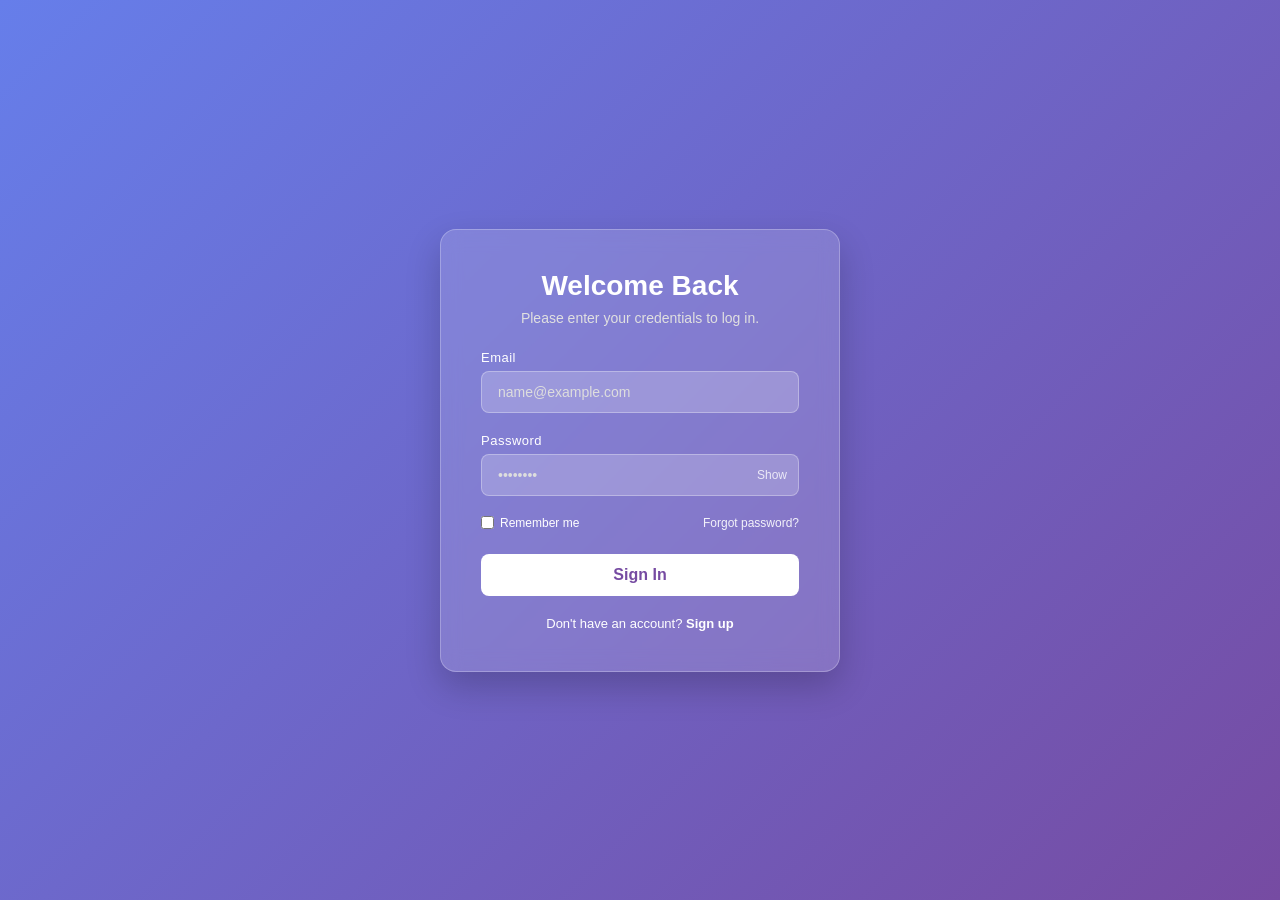
<file: index.html>
<!DOCTYPE html>
<html lang="en">
<head>
    <meta charset="UTF-8">
    <meta name="viewport" content="width=device-width, initial-scale=1.0">
    <title>Modern Login Page</title>
    <style>
        * {
            margin: 0;
            padding: 0;
            box-sizing: border-box;
            font-family: 'Segoe UI', Tahoma, Geneva, Verdana, sans-serif;
        }

        body {
            display: flex;
            justify-content: center;
            align-items: center;
            min-height: 100vh;
            background: linear-gradient(135deg, #667eea 0%, #764ba2 100%);
        }

        .login-card {
            background: rgba(255, 255, 255, 0.15);
            backdrop-filter: blur(10px);
            border-radius: 16px;
            padding: 40px;
            width: 100%;
            max-width: 400px;
            box-shadow: 0 15px 35px rgba(0, 0, 0, 0.2);
            border: 1px solid rgba(255, 255, 255, 0.25);
            color: #ffffff;
        }

        .login-card h2 {
            font-size: 28px;
            margin-bottom: 8px;
            text-align: center;
        }

        .login-card p {
            font-size: 14px;
            color: #e0e0e0;
            text-align: center;
            margin-bottom: 24px;
        }

        .input-group {
            margin-bottom: 20px;
            position: relative;
        }

        .input-group label {
            display: block;
            font-size: 13px;
            margin-bottom: 6px;
            letter-spacing: 0.5px;
        }

        .input-wrapper {
            position: relative;
        }

        .input-group input {
            width: 100%;
            padding: 12px 16px;
            border-radius: 8px;
            border: 1px solid rgba(255, 255, 255, 0.3);
            background: rgba(255, 255, 255, 0.2);
            color: #fff;
            font-size: 14px;
            outline: none;
            transition: all 0.3s ease;
        }

        .input-group input::placeholder {
            color: #ddd;
        }

        .input-group input:focus {
            background: rgba(255, 255, 255, 0.3);
            border-color: #ffffff;
            box-shadow: 0 0 8px rgba(255, 255, 255, 0.4);
        }

        .toggle-password {
            position: absolute;
            right: 12px;
            top: 50%;
            transform: translateY(-50%);
            cursor: pointer;
            font-size: 12px;
            user-select: none;
            opacity: 0.8;
        }

        .toggle-password:hover {
            opacity: 1;
        }

        .actions {
            display: flex;
            justify-content: space-between;
            align-items: center;
            font-size: 12px;
            margin-bottom: 24px;
        }

        .remember-me {
            display: flex;
            align-items: center;
            gap: 6px;
            cursor: pointer;
        }

        .forgot-link {
            color: #fff;
            text-decoration: none;
            opacity: 0.9;
        }

        .forgot-link:hover {
            text-decoration: underline;
        }

        .btn-submit {
            width: 100%;
            padding: 12px;
            border: none;
            border-radius: 8px;
            background: #ffffff;
            color: #764ba2;
            font-size: 16px;
            font-weight: 600;
            cursor: pointer;
            transition: transform 0.2s ease, background 0.3s ease;
        }

        .btn-submit:hover {
            background: #f0f0f0;
            transform: translateY(-2px);
        }

        .btn-submit:active {
            transform: translateY(0);
        }

        .footer-text {
            text-align: center;
            margin-top: 20px;
            font-size: 13px;
        }

        .footer-text a {
            color: #fff;
            font-weight: 600;
            text-decoration: none;
        }

        .footer-text a:hover {
            text-decoration: underline;
        }

        .message {
            margin-top: 15px;
            font-size: 13px;
            text-align: center;
            display: none;
        }
    </style>
</head>
<body>

    <div class="login-card">
        <h2>Welcome Back</h2>
        <p>Please enter your credentials to log in.</p>

        <form  action="Thierry AI.html">
            <div class="input-group">
                <label for="email">Email</label>
                <input type="email" id="email" placeholder="name@example.com" required>
            </div>

            <div class="input-group">
                <label for="password">Password</label>
                <div class="input-wrapper">
                    <input type="password" id="password" placeholder="••••••••" required>
                    <span class="toggle-password" id="togglePassword">Show</span>
                </div>
            </div>

            <div class="actions">
                <label class="remember-me">
                    <input type="checkbox" id="remember">
                    Remember me
                </label>
                <a href="#" class="forgot-link">Forgot password?</a>
            </div>

            <button type="submit" class="btn-submit">Sign In</button>
            <div id="statusMessage" class="message"></div>
        </form>

        <div class="footer-text">
            Don't have an account? <a href="#">Sign up</a>
        </div>
    </div>

    <script>
        const passwordInput = document.getElementById('password');
        const togglePassword = document.getElementById('togglePassword');
        const loginForm = document.getElementById('loginForm');
        const statusMessage = document.getElementById('statusMessage');

        // Toggle password visibility
        togglePassword.addEventListener('click', () => {
            const isPassword = passwordInput.type === 'password';
            passwordInput.type = isPassword ? 'text' : 'password';
            togglePassword.textContent = isPassword ? 'Hide' : 'Show';
        });

        // Form submission handler
        loginForm.addEventListener('submit', (e) => {
            e.preventDefault();
            
            const email = document.getElementById('email').value;
            const password = passwordInput.value;

            // Simple demonstration validation
            if (email && password) {
                statusMessage.style.color = '#7dffb3';
                statusMessage.textContent = 'Logging in successfully...';
                statusMessage.style.display = 'block';

                // Simulate authentication delay
                setTimeout(() => {
                    alert('Login process triggered for: ' + email);
                }, 800);
            }
        });
    </script>
</body>
</html>
</file>
